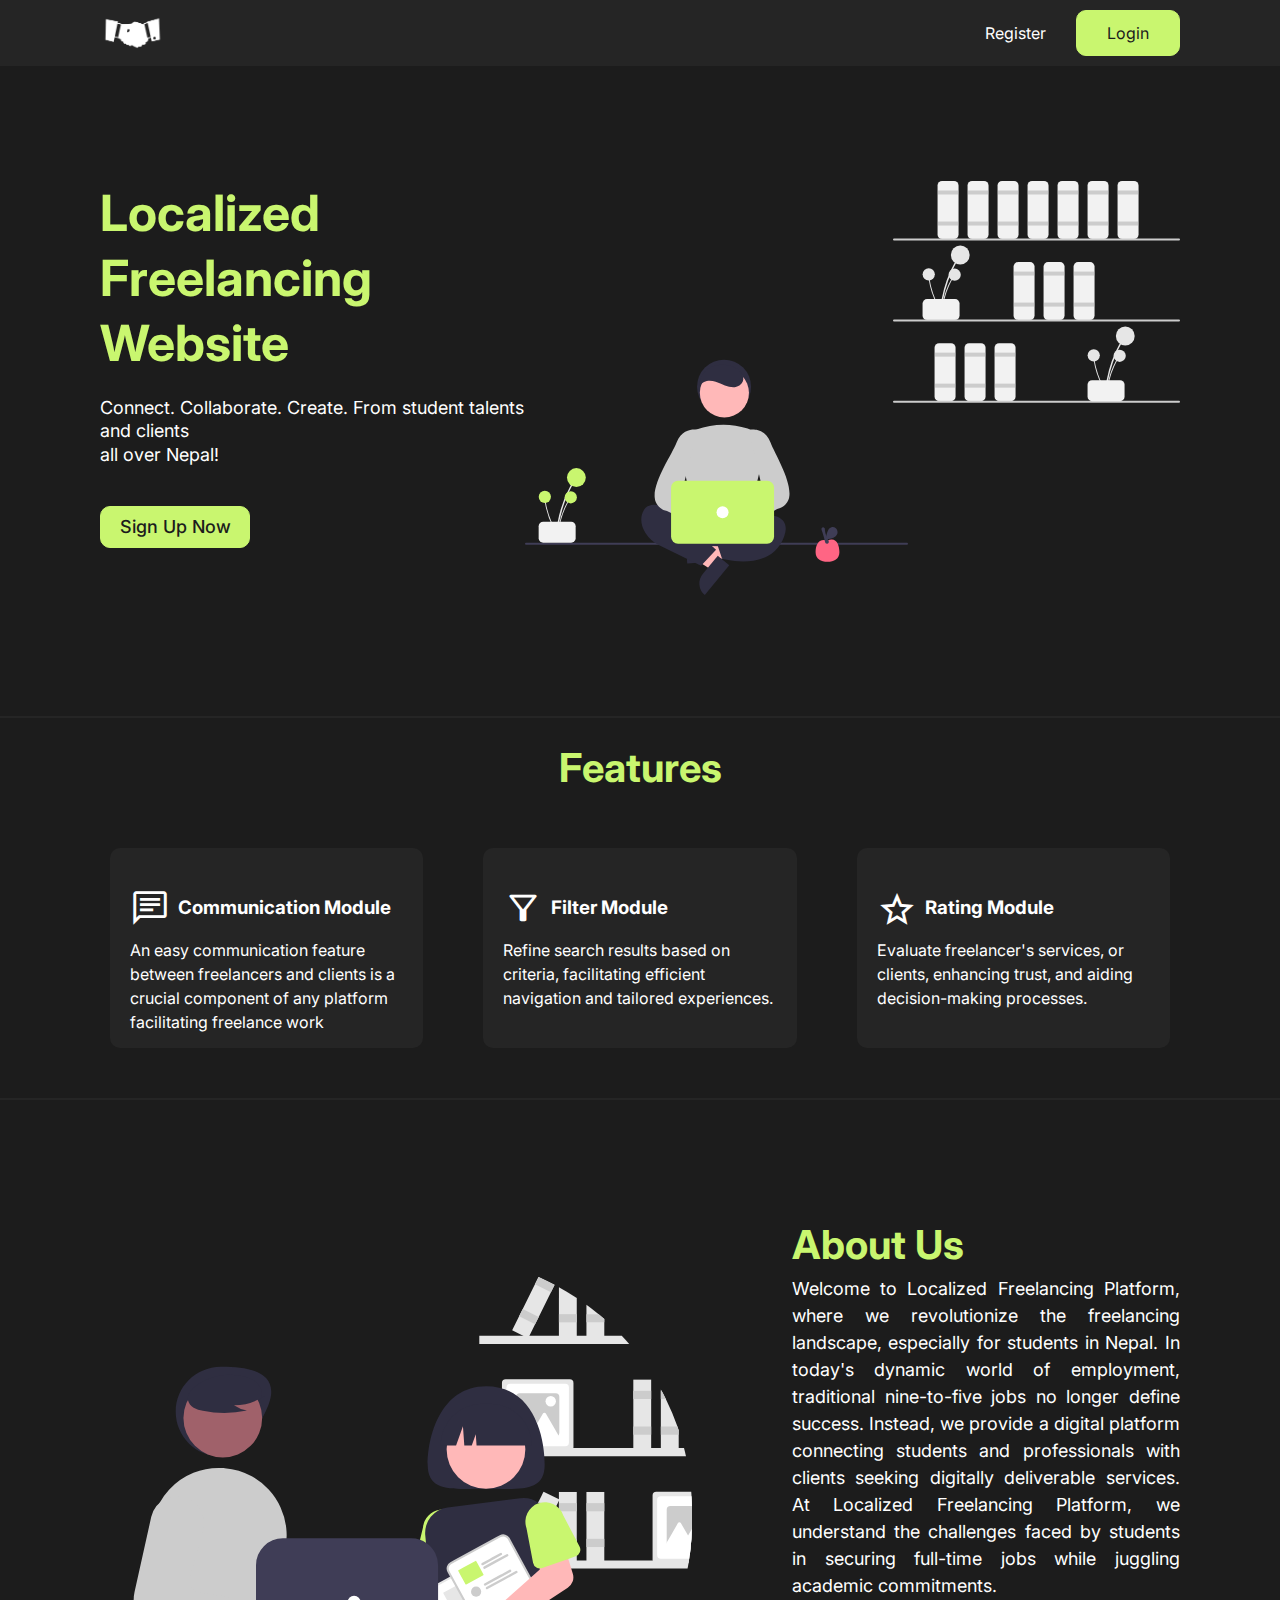
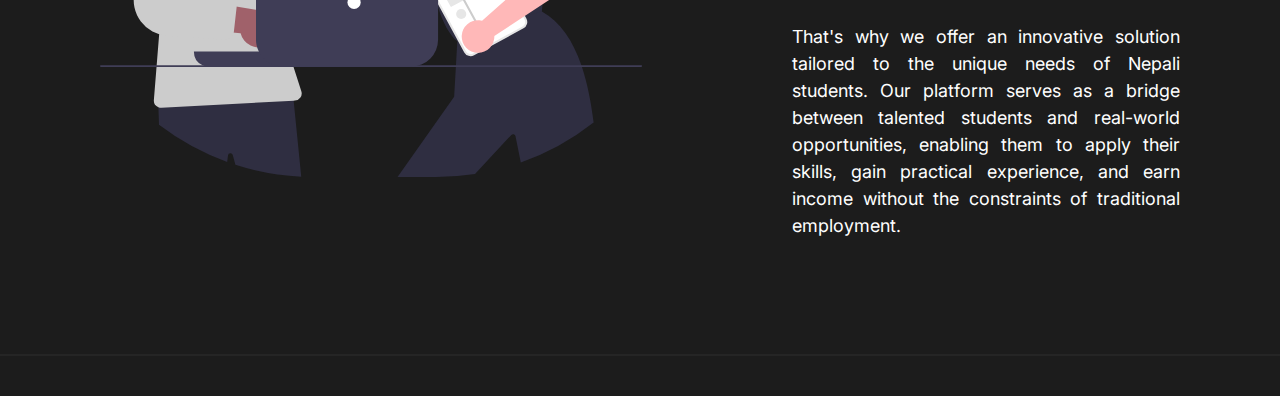
<file: userAuth/publicLandingPage/index.html>
<!-- <?php
// include("../../config/helper/persistLogin.php");
?> -->

<!DOCTYPE html>
<html lang="en">
  <head>
    <link
      rel="stylesheet"
      href="https://fonts.googleapis.com/css2?family=Material+Symbols+Outlined:opsz,wght,FILL,GRAD@20..48,100..700,0..1,-50..200"
    />

    <meta charset="UTF-8" />
    <meta name="viewport" content="width=device-width, initial-scale=1.0" />
    <title>Localized Freelancing Website</title>
    <link rel="stylesheet" href="style.css" />
  </head>
  <body>
    <header>
      <img
        class="logo-image"
        src="../../assets/logo/test.png"
        alt="Logo Picture"
      />
      <nav>
        <a
          class="header-links"
          href="http://localhost/freelancing-website/userAuth/userRegistration/userRegistrationForm.php"
          >Register</a
        >

        <a
          class="header-links"
          id="login-btn"
          href="http://localhost/freelancing-website/userAuth/userLogin/userLoginForm.php"
          >Login</a
        >
      </nav>
    </header>

    <main>
      <section>
        <article class="article-main-text">
          <h1>Localized Freelancing Website</h1>
          <p>
            Connect. Collaborate. Create. From student talents and clients
            <br />
            all over Nepal!
          </p>
          <a
            class="button"
            href="http://localhost/freelancing-website/userAuth/userRegistration/userRegistrationForm.php"
            >Sign Up Now</a
          >
        </article>
        <article>
          <img src="../../assets/logo/freelancing-img.svg" alt="" />
        </article>
      </section>
    </main>
    <hr />
    <h2 class="secondary-main-heading">Features</h2>
    <main class="secondary-main">
      <section class="secondary-section">
        <div class="feature-box">
          <div class="feature-heading">
            <span class="material-symbols-outlined"> chat </span>
            <h3>Communication Module</h3>
          </div>
          <p class="feature-text">
            An easy communication feature between freelancers and clients is a
            crucial component of any platform facilitating freelance work
          </p>
        </div>
      </section>
      <section class="secondary-section">
        <div class="feature-box">
          <div class="feature-heading">
            <span class="material-symbols-outlined"> filter_alt </span>
            <h3>Filter Module</h3>
          </div>
          <p class="feature-text">
            Refine search results based on criteria, facilitating efficient
            navigation and tailored experiences.
          </p>
        </div>
      </section>
      <section class="secondary-section">
        <div class="feature-box">
          <div class="feature-heading">
            <span class="material-symbols-outlined"> star </span>
            <h3>Rating Module</h3>
          </div>
          <p class="feature-text">
            Evaluate freelancer's services, or clients, enhancing trust, and
            aiding decision-making processes.
          </p>
        </div>
      </section>
    </main>
    <hr />
    <main class="about-us">
      <img
        class="about-us-img"
        src="../../assets/logo/freelancing-img-2.svg"
        alt=""
      />
      <div>
        <h2>About Us</h2>
        <p class="about-us-text">
          Welcome to Localized Freelancing Platform, where we revolutionize the
          freelancing landscape, especially for students in Nepal. In today's
          dynamic world of employment, traditional nine-to-five jobs no longer
          define success. Instead, we provide a digital platform connecting
          students and professionals with clients seeking digitally deliverable
          services. At Localized Freelancing Platform, we understand the
          challenges faced by students in securing full-time jobs while juggling
          academic commitments.
        </p>
        <br />
        <p class="about-us-text">
          That's why we offer an innovative solution tailored to the unique
          needs of Nepali students. Our platform serves as a bridge between
          talented students and real-world opportunities, enabling them to apply
          their skills, gain practical experience, and earn income without the
          constraints of traditional employment.
        </p>
      </div>
    </main>
    <hr />
    <footer></footer>
  </body>
</html>
</file>
<file: userAuth/publicLandingPage/style.css>
@import url("https://fonts.googleapis.com/css2?family=Inter:wght@100;200;300;400;500;600;700;800;900&family=Montserrat:ital,wght@0,100;0,200;0,300;0,500;0,600;1,100;1,200;1,300;1,400;1,500;1,600&display=swap");

* {
  margin: 0;
  padding: 0;
  box-sizing: border-box;
  font-family: "Inter", sans-serif;
}

html {
  scroll-behavior: smooth;
}

:root {
  --background: #1c1c1c;
  --primary: #c9f66f;
  --secondary: #252525;
  --contrast: #ffffff;
  --test: #1d2021;
}

body {
  background-color: var(--background);
  color: var(--contrast);
  margin: 0;
  padding: 0;
  line-height: 1.5;
}

header {
  background-color: var(--secondary);
  padding: 10px 100px;
  display: flex;
  justify-content: space-between;
  align-items: center;
  position: sticky;
  top: 0;
  z-index: 1000;
}

.logo-image {
  height: 40px;
  filter: invert(100%);
}

nav {
  display: flex;
  align-items: center;
}

.header-links {
  text-decoration: none;
  color: var(--contrast);
  margin-left: 30px;
  transition: color 0.3s ease;
}

.header-links:hover {
  color: var(--primary);
}

main {
  padding: 115px 100px;
}

#login-btn {
  background-color: var(--primary);
  color: var(--background);
  padding: 10px 30px;
  border-radius: 10px;
  border: 1px solid var(--primary);
}

#login-btn:hover {
  background-color: var(--background);
  color: var(--primary);
  transition: 400ms;
}

/* main section */

section {
  display: flex;
  justify-content: space-between;
}

h1 {
  color: var(--primary);
  font-size: 50px;
}

.article-main-text {
  display: flex;
  flex-direction: column;
  gap: 20px;
  line-height: 1.3;
}

.article-main-text > p {
  font-size: 18px;
}

.button {
  font-weight: 500;
  color: var(--background);
  font-size: 18px;
  text-align: center;
  text-decoration: none;
  width: 150px;
  padding: 8px 5px;
  background-color: var(--primary);
  border: 1px solid var(--primary);
  border-radius: 10px;
  margin-top: 20px;
  cursor: pointer;
}

.button:hover {
  background-color: var(--background);
  color: var(--primary);
  transition: 600ms;
}

/* features */

.secondary-main {
  display: flex;
  justify-content: space-around;
  padding: 0px 80px;
}

.secondary-main-heading {
  padding-top: 20px;
  text-align: center;
}

.secondary-section {
  display: flex;
  justify-content: center;
  align-items: center;
  width: 100%;
  height: 300px;
  padding: 0px 30px;
}

.feature-box {
  display: flex;
  flex-direction: column;
  border-radius: 10px;
  height: 200px;
  padding: 40px 20px;
  background-color: var(--secondary);
  gap: 10px;
}

.feature-heading {
  display: flex;
  align-items: center;
  gap: 8px;
}

hr {
  border: 0.5px solid var(--secondary);
}

/* about us */

.about-us-img {
  height: 500px;
}

h2 {
  font-size: 40px;
  color: var(--primary);
  /* text-align: center; */
}

.about-us {
  display: flex;

  justify-content: center;
  align-items: center;
  gap: 100px;
  text-align: justify;
}

.about-us-text {
  font-size: 18px;
}

/* footer */

footer {
  padding: 0px 100px;
  height: 40px;
  display: flex;
  justify-content: space-between;
  align-items: center;
}

.logo-img-footer {
  height: 30px;
  filter: invert(100%);
}

a[href="#top"] {
  display: flex;
  align-items: center;
  text-decoration: none;
  color: var(--contrast);
  margin-left: 30px;
  transition: color 0.3s ease;
}

.material-symbols-outlined {
  font-size: 40px;
  color: var(--contrast);
}
</file>
